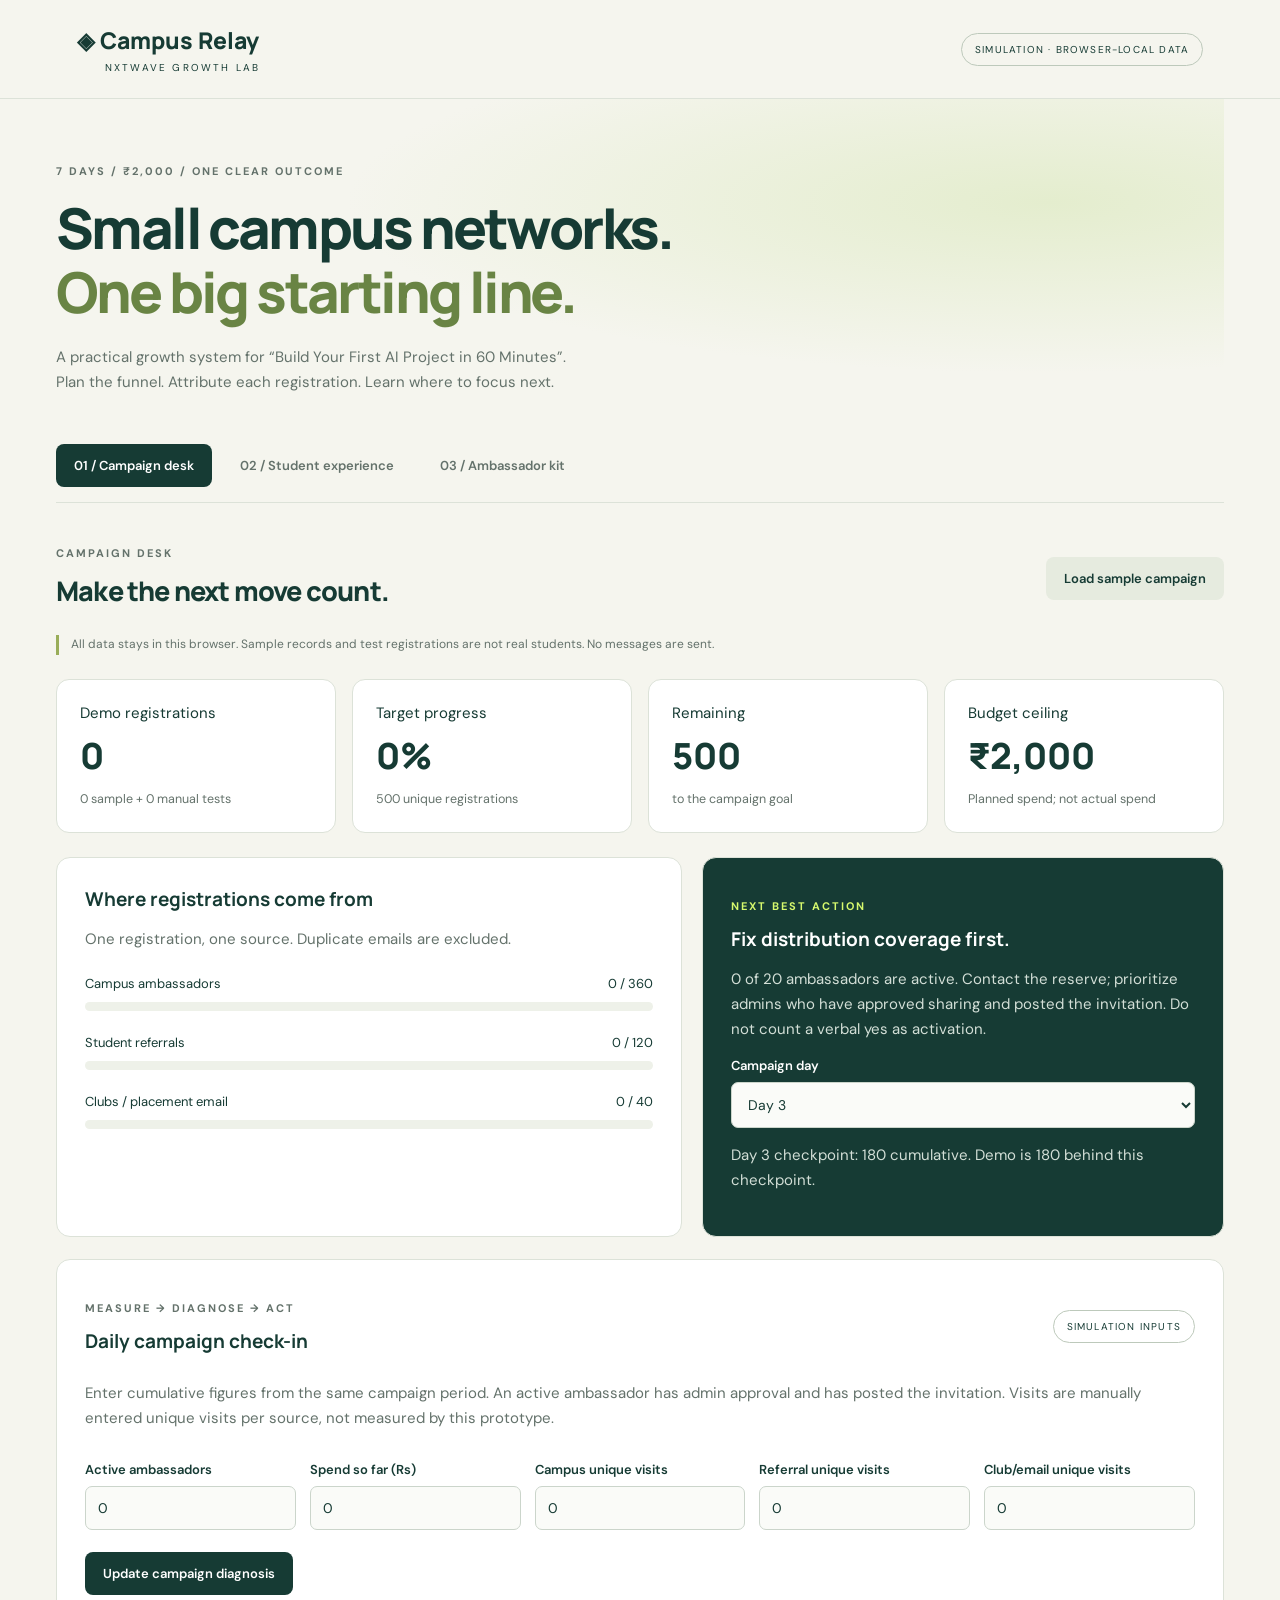
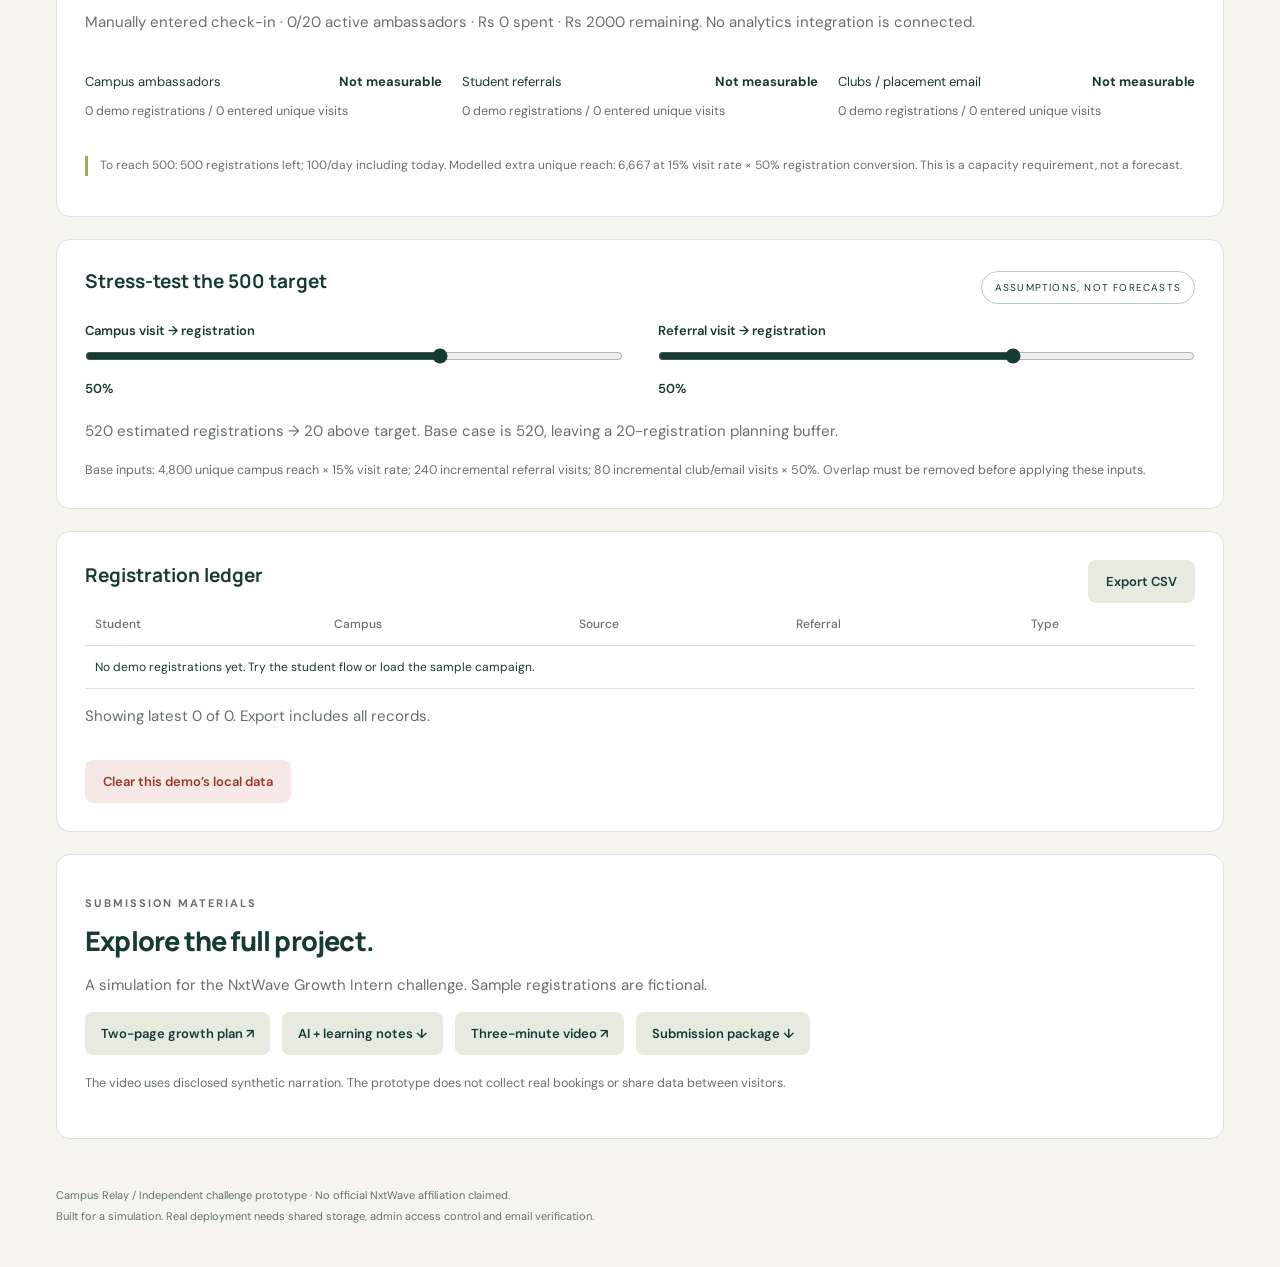
<file: public/index.html>
<!doctype html><html lang="en"><head><meta charset="UTF-8"><meta name="viewport" content="width=device-width,initial-scale=1"><meta name="description" content="Campus Relay: a working referral tracker and campaign decision tool for a seven-day student acquisition simulation."><title>Campus Relay • Growth Lab</title><link rel="stylesheet" href="style.css"></head><body>
<header><a class="brand" href="#">◈ Campus Relay<span>NXTWAVE GROWTH LAB</span></a><div class="badge">SIMULATION · BROWSER-LOCAL DATA</div></header>
<main><p id="appStatus" role="status" aria-live="polite"></p><div class="intro"><p class="eyebrow">7 DAYS / ₹2,000 / ONE CLEAR OUTCOME</p><h1>Small campus networks.<br><em>One big starting line.</em></h1><p>A practical growth system for “Build Your First AI Project in 60 Minutes”.<br>Plan the funnel. Attribute each registration. Learn where to focus next.</p></div>
<nav aria-label="Views"><button data-view="dashboard" class="active">01 / Campaign desk</button><button data-view="register">02 / Student experience</button><button data-view="toolkit">03 / Ambassador kit</button></nav>
<section id="dashboard"><div class="section-title"><div><p class="eyebrow">CAMPAIGN DESK</p><h2>Make the next move count.</h2></div><button id="seed" class="secondary">Load sample campaign</button></div><p class="notice">All data stays in this browser. Sample records and test registrations are not real students. No messages are sent.</p><div class="metrics" id="metrics"></div><div class="grid"><article><h3>Where registrations come from</h3><p>One registration, one source. Duplicate emails are excluded.</p><div id="channels"></div></article><article class="dark"><p class="eyebrow">NEXT BEST ACTION</p><h3 id="actionTitle"></h3><p id="action"></p><label for="day">Campaign day</label><select id="day"><option value="1">Day 1</option><option value="2">Day 2</option><option value="3" selected>Day 3</option><option value="4">Day 4</option><option value="5">Day 5</option><option value="6">Day 6</option><option value="7">Day 7</option></select><p id="pace"></p></article></div><article id="operations"><div class="section-title"><div><p class="eyebrow">MEASURE → DIAGNOSE → ACT</p><h3>Daily campaign check-in</h3></div><span class="badge">SIMULATION INPUTS</span></div><p>Enter cumulative figures from the same campaign period. An active ambassador has admin approval and has posted the invitation. Visits are manually entered unique visits per source, not measured by this prototype.</p><form id="opsForm"><div class="ops-fields"><label>Active ambassadors<input id="opsActive" type="number" min="0" max="20" step="1" value="0" required></label><label>Spend so far (Rs)<input id="opsSpend" type="number" min="0" max="2000" step="1" value="0" required></label><label>Campus unique visits<input id="opscampus" type="number" min="0" step="1" value="0" required></label><label>Referral unique visits<input id="opsreferral" type="number" min="0" step="1" value="0" required></label><label>Club/email unique visits<input id="opsclub" type="number" min="0" step="1" value="0" required></label></div><button type="submit">Update campaign diagnosis</button><p id="opsStatus" role="status" aria-live="polite"></p></form><p id="opsSummary"></p><div id="conversionRows" class="conversion-grid"></div><p id="recovery" class="notice"></p></article><article><div class="section-title"><h3>Stress-test the 500 target</h3><span class="badge">ASSUMPTIONS, NOT FORECASTS</span></div><div class="sliders"><label>Campus visit → registration <input id="campusRate" type="range" min="10" max="70" value="50"><output id="campusOut"></output></label><label>Referral visit → registration <input id="refRate" type="range" min="10" max="70" value="50"><output id="refOut"></output></label></div><p id="forecast"></p><small>Base inputs: 4,800 unique campus reach × 15% visit rate; 240 incremental referral visits; 80 incremental club/email visits × 50%. Overlap must be removed before applying these inputs.</small></article><article><div class="section-title"><h3>Registration ledger</h3><button id="export" class="secondary">Export CSV</button></div><div class="table-wrap"><table><thead><tr><th>Student</th><th>Campus</th><th>Source</th><th>Referral</th><th>Type</th></tr></thead><tbody id="ledger"></tbody></table></div><p id="ledgerNote"></p><button id="reset" class="danger">Clear this demo’s local data</button><div id="resetConfirm" hidden><p>Delete only Campus Relay sample and test records from this browser?</p><button id="confirmReset">Yes, clear records</button><button id="cancelReset" class="secondary">Cancel</button></div></article></section>
<section id="register" hidden><div class="grid"><article class="dark"><p class="eyebrow">FREE ONLINE WORKSHOP · PROPOSED CONCEPT</p><h2>Build something you<br>can explain in an interview.</h2><p>Build Your First AI Project in 60 Minutes</p><ul><li>Start with a guided AI study-planner template.</li><li>Customize it for a real student problem.</li><li>Leave with a demo and a README outline.</li></ul><p>For final-year engineering students with basic computer skills. Bring a laptop and internet. No prior AI experience assumed.</p><small>Project, platform and prerequisites need host validation. Workshop date and time are not yet announced. This prototype does not reserve a real seat.</small></article><article><p class="eyebrow">TRY THE REGISTRATION FLOW</p><h2>Your first project starts here.</h2><form id="form"><label>Name<input name="name" required maxlength="60" placeholder="Demo Student"></label><label>Email<input name="email" type="email" required maxlength="120" placeholder="student@example.com"></label><label>College<input name="college" required maxlength="100" placeholder="Example Engineering College"></label><label>Study year<select name="year" required><option value="">Select study year</option><option value="final">Final-year engineering</option><option value="other">Other</option></select></label><label>Source<select name="source" id="source"><option value="campus">Campus WhatsApp / ambassador</option><option value="referral">Student referral</option><option value="club">Club / placement email</option></select></label><label>Referral code (optional)<input name="ref" id="ref" maxlength="20" placeholder="CAMPUS01"></label><label class="check"><input type="checkbox" name="consent" required> I understand this is a local demo. Use fictional details; data stays in this browser until cleared.</label><button type="submit">Create demo registration ↗</button></form><div id="status" role="status" aria-live="polite"></div><div id="success" hidden><h3>You’re in the demo.</h3><p>No real workshop seat or reminder has been created.</p><label>Your referral link<input id="personalLink" readonly></label><button id="copyPersonal" class="secondary">Copy referral link</button><p>Open this link in the same browser profile to test a second student. The site is shareable, but demo records and student referral validation stay in each browser.</p></div></article></div></section>
<section id="toolkit" hidden><div class="section-title"><div><p class="eyebrow">AMBASSADOR KIT</p><h2>Make the invitation useful.</h2></div><span class="badge">DRAFT ONLY · NOTHING SENT</span></div><div class="grid"><article><h3>Build a tracked invitation</h3><label for="code">Ambassador code (3–20 letters or digits)</label><input id="code" value="CAMPUS01" maxlength="20"><label for="kitSource">Channel</label><select id="kitSource"><option value="campus">Campus WhatsApp</option><option value="club">Club / placement email</option></select><button id="generate">Generate draft</button><p id="kitStatus" role="status"></p><label for="invite">Message draft</label><textarea id="invite" rows="9" readonly></textarea><button id="copyInvite" class="secondary">Copy draft</button></article><article><h3>The 7-day operating rhythm</h3><ol class="timeline"><li><strong>Day 1 · Validate</strong>Interview 5 students; approach 60 campus contacts plus 10 reserves. Confirm host details.</li><li><strong>Day 2 · Activate</strong>Secure 20 opt-in ambassadors; run two message variants.</li><li><strong>Day 3 · Inspect</strong>Target 180 cumulative signups. Fix low conversion before expanding.</li><li><strong>Days 4–5 · Amplify</strong>Repeat winning copy in permitted groups; activate referrals.</li><li><strong>Day 6 · Recover</strong>Target 440. Ask approved backup clubs to close the measured gap.</li><li><strong>Day 7 · Close</strong>Target 500. Send opted-in reminders; audit duplicate registrations.</li></ol><p>Never scrape student numbers, spam groups, fabricate urgency or promise jobs. No incentive for raw signups.</p></article></div></section>
<article id="submission"><p class="eyebrow">SUBMISSION MATERIALS</p><h2>Explore the full project.</h2><p>A simulation for the NxtWave Growth Intern challenge. Sample registrations are fictional.</p><div class="downloads"><a href="downloads/Growth-Plan.pdf" target="_blank" rel="noopener">Two-page growth plan ↗</a><a href="downloads/AI-LEARNING-NOTES.md" download>AI + learning notes ↓</a><a href="downloads/Campus-Relay-Walkthrough.mp4" target="_blank" rel="noopener">Three-minute video ↗</a><a href="downloads/Submission-Package.zip" download>Submission package ↓</a></div><p><small>The video uses disclosed synthetic narration. The prototype does not collect real bookings or share data between visitors.</small></p></article><footer>Campus Relay / Independent challenge prototype · No official NxtWave affiliation claimed.<br>Built for a simulation. Real deployment needs shared storage, admin access control and email verification.</footer></main><script src="app.js"></script><script src="operations.js"></script></body></html>
</file>
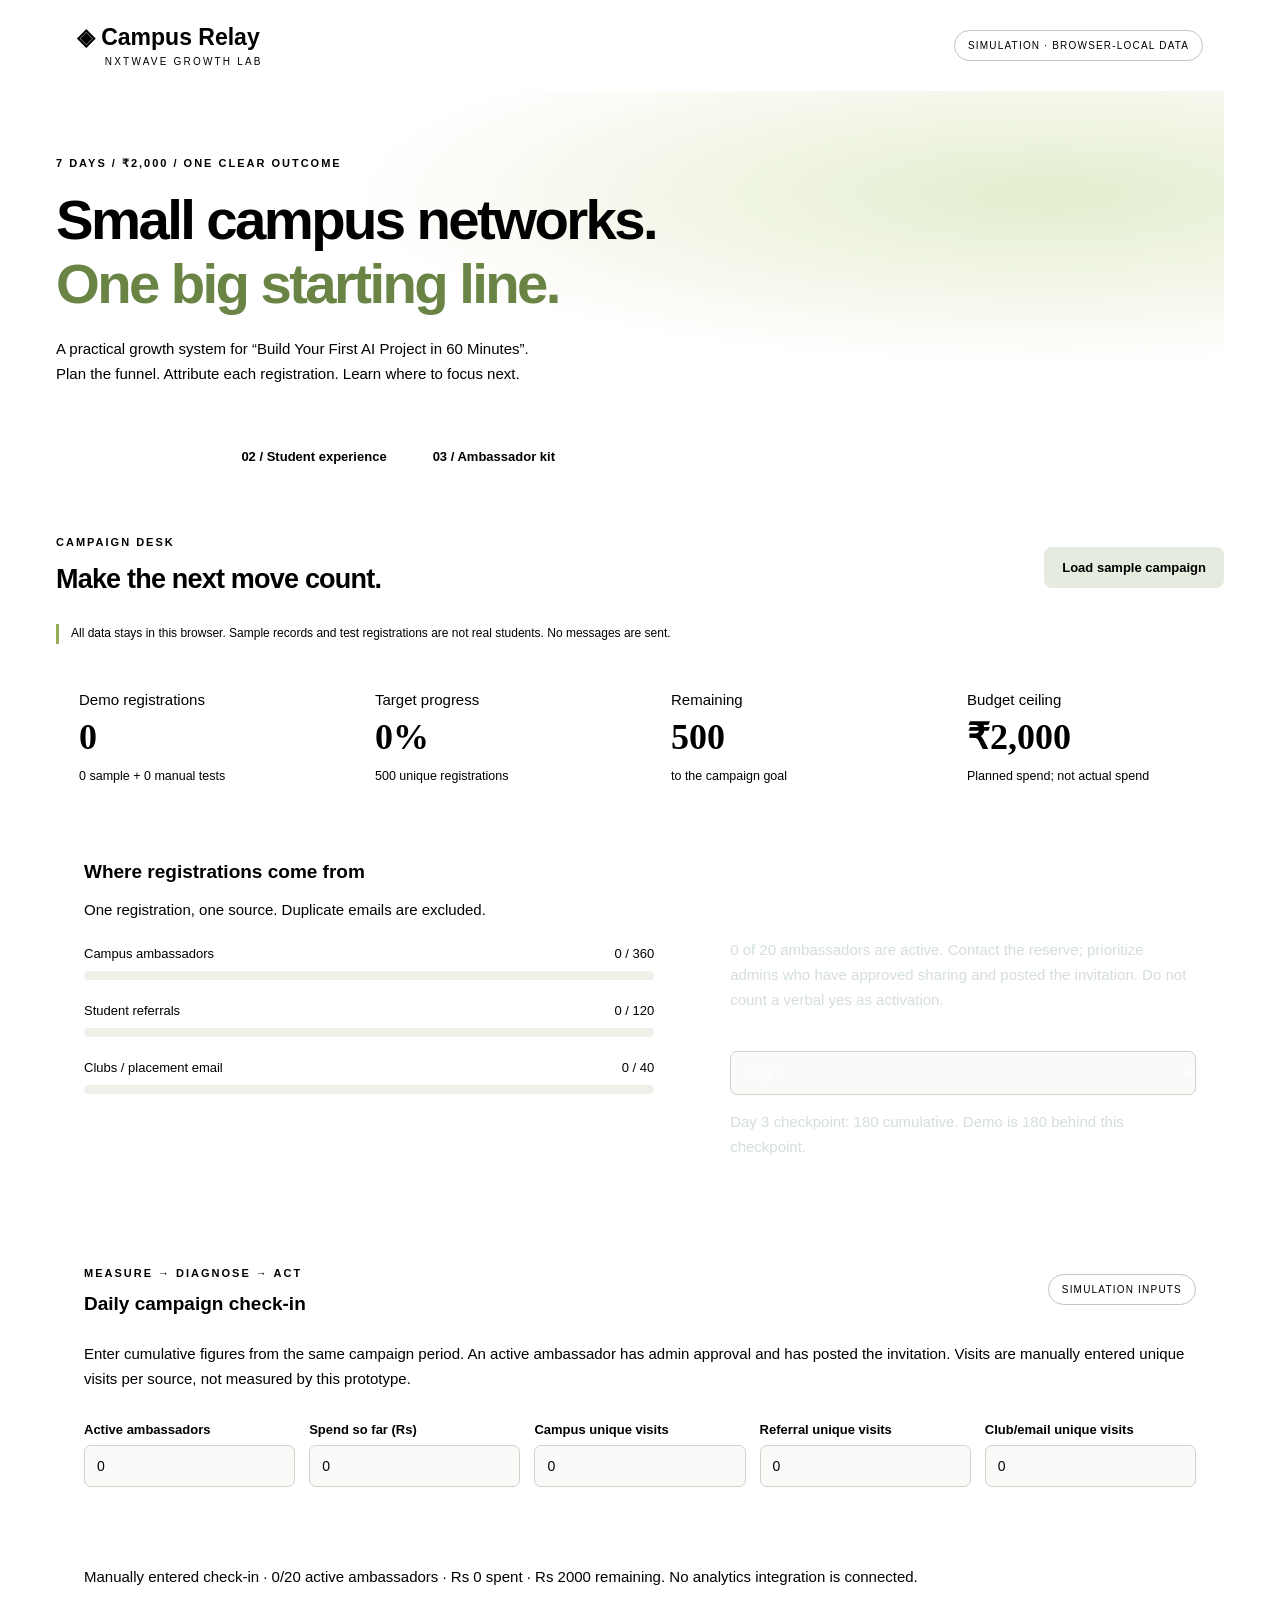
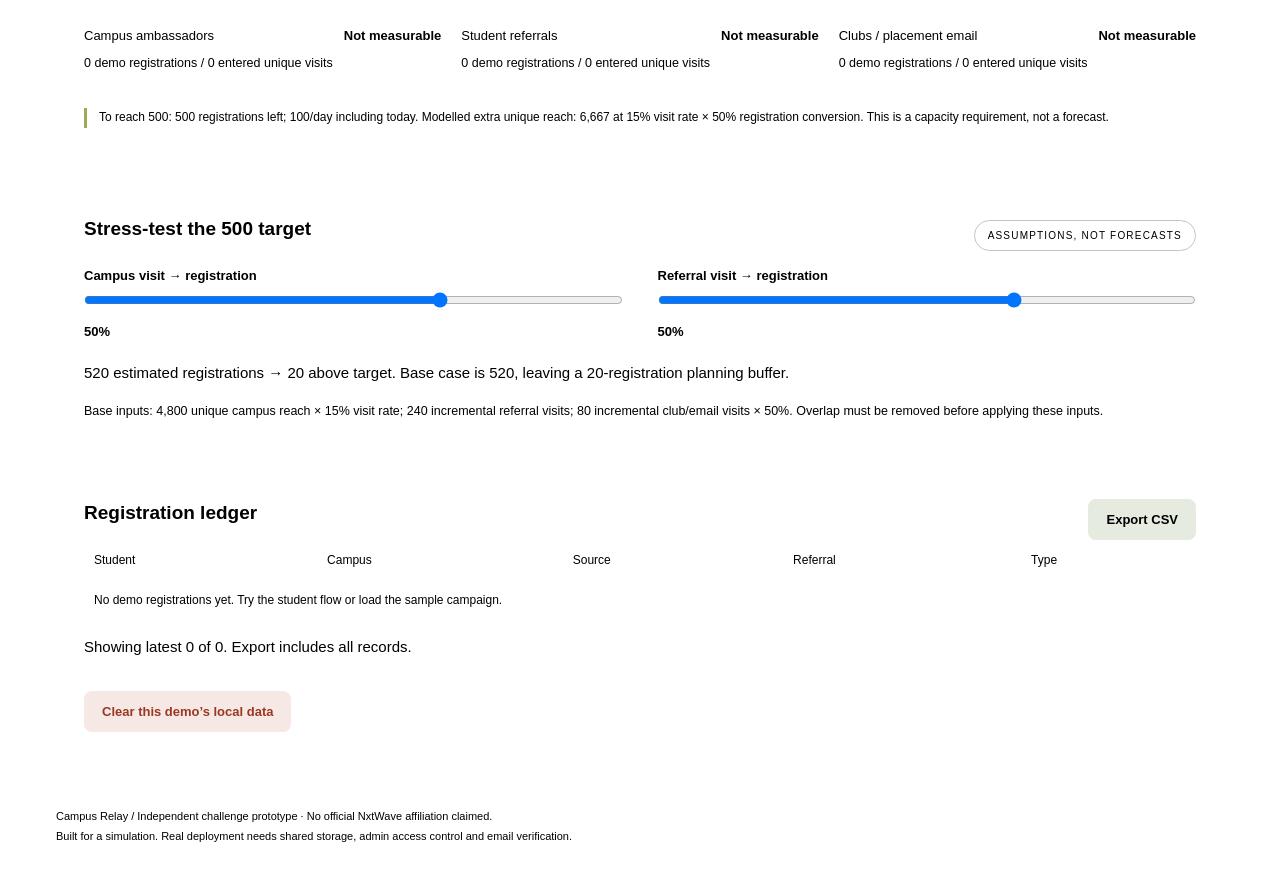
<file: public/downloads/Campus-Relay-Portable.html>
<!doctype html><html lang="en"><head><meta charset="UTF-8"><meta name="viewport" content="width=device-width,initial-scale=1"><meta name="description" content="Campus Relay: a working referral tracker and campaign decision tool for a seven-day student acquisition simulation."><title>Campus Relay • Growth Lab</title><style>500;600;700&family=Manrope:wght@400;600;700;800&display=swap');
:root{--ink:#163b34;--muted:#64726b;--paper:#f5f5ee;--line:#dce2d8;--green:#d7f96d}*{box-sizing:border-box}body{margin:0;background:var(--paper);color:var(--ink);font:15px 'DM Sans',Arial,sans-serif}header{display:flex;justify-content:space-between;align-items:center;padding:24px 6%;border-bottom:1px solid var(--line)}.brand{font:800 23px Manrope,Arial;color:var(--ink);text-decoration:none}.brand span{display:block;font:10px 'DM Sans',Arial;letter-spacing:2.2px;margin:5px 0 0 28px}.badge{font-size:10px;letter-spacing:1.2px;border:1px solid #bdc9bb;border-radius:30px;padding:9px 13px;white-space:nowrap}main{max-width:1240px;margin:auto;padding:0 36px}.intro{padding:52px 0 34px;background:radial-gradient(ellipse at 85% 30%,#e4edce,transparent 50%)}.eyebrow{font-size:11px;letter-spacing:2px;font-weight:700}h1{font:800 clamp(34px,4.4vw,60px)/1.13 Manrope,Arial;letter-spacing:-2.6px;margin:16px 0 22px}h1 em{font-style:normal;color:#698444}p{line-height:1.65;color:var(--muted)}nav{display:flex;gap:10px;border-bottom:1px solid var(--line);margin-bottom:30px;padding-bottom:15px}button{border:0;background:var(--ink);color:white;border-radius:8px;padding:13px 18px;font:600 13px 'DM Sans',Arial;cursor:pointer}button:hover{filter:brightness(1.13)}button:focus-visible,a:focus-visible{outline:3px solid #91aa43;outline-offset:3px}nav button{background:transparent;color:var(--muted)}nav .active{background:var(--ink);color:white}.section-title{display:flex;align-items:center;justify-content:space-between;gap:16px}h2{font:800 27px/1.3 Manrope,Arial;letter-spacing:-.8px;margin:8px 0 15px}h3{font:700 19px Manrope,Arial;margin:0 0 12px}.secondary{background:#e6ebdf;color:var(--ink)}.notice{font-size:12px;border-left:3px solid #99ad59;padding-left:12px}.metrics{display:grid;grid-template-columns:repeat(4,1fr);gap:16px;margin:24px 0}.metric{background:white;border:1px solid var(--line);border-radius:13px;padding:23px}.metric strong{display:block;font:800 36px Manrope;margin:8px 0}.metric small{color:var(--muted)}.grid{display:grid;grid-template-columns:1.2fr 1fr;gap:20px}article{background:white;border:1px solid var(--line);padding:28px;border-radius:14px;margin-bottom:22px}.dark{background:var(--ink);color:white}.dark p,.dark small{color:#d3dfd7}.dark .eyebrow{color:var(--green)}.dark li{margin-bottom:17px;line-height:1.6}.bar-row{margin:23px 0}.bar-label{display:flex;justify-content:space-between;margin-bottom:10px;font-size:13px}.track{height:9px;background:#eef1e9;border-radius:6px;overflow:hidden}.fill{height:100%;background:#9bbf49;border-radius:6px}.sliders{display:grid;grid-template-columns:1fr 1fr;gap:35px}.table-wrap{overflow:auto}table{width:100%;border-collapse:collapse;text-align:left;font-size:12px}th,td{padding:13px 10px;border-bottom:1px solid var(--line)}th{color:var(--muted);font-weight:500}label{display:block;font-size:13px;font-weight:600;margin:16px 0 7px}input,select,textarea{display:block;width:100%;padding:12px;border:1px solid #cbd5cb;background:#fafbf8;border-radius:7px;font:14px 'DM Sans',Arial;color:var(--ink);margin:8px 0 15px}input[type=range]{padding:0;accent-color:var(--ink)}input[type=checkbox]{width:auto;margin:3px 0}.check{display:flex;gap:10px;font-weight:400;line-height:1.5}.danger{background:#f6e9e5;color:#9b3823;margin-top:16px}small{line-height:1.6;color:var(--muted)}footer{padding:24px 0 40px;color:var(--muted);font-size:11px;line-height:1.9}.timeline{padding-left:22px}.timeline li{padding:0 0 20px 10px;color:var(--muted);line-height:1.5}.timeline strong{display:block;color:var(--ink);margin-bottom:5px}#status{padding-top:15px;font-weight:600}#success{border-top:1px solid var(--line);margin-top:20px;padding-top:20px}[hidden]{display:none!important}@media(max-width:700px){header{padding:20px}.badge{white-space:normal;font-size:9px}main{padding:0 18px}.intro{padding-top:30px}h1{letter-spacing:-1.5px}.grid,.sliders{grid-template-columns:1fr}.metrics{grid-template-columns:1fr 1fr}.metric{padding:16px}.metric strong{font-size:28px}nav{gap:1px}nav button{padding:10px;font-size:11px}article{padding:21px}.section-title{align-items:flex-start;flex-wrap:wrap}}

.ops-fields{display:grid;grid-template-columns:repeat(5,1fr);gap:14px}.conversion-grid{display:grid;grid-template-columns:repeat(3,1fr);gap:20px}@media(max-width:800px){.ops-fields{grid-template-columns:1fr 1fr}.conversion-grid{grid-template-columns:1fr}}

.downloads{display:flex;gap:12px;flex-wrap:wrap}.downloads a{background:#e6ebdf;color:#163b34;border-radius:8px;padding:13px 16px;text-decoration:none;font-weight:600;font-size:13px}.downloads a:hover{background:#d7f96d}

#appStatus:empty{display:none}#appStatus:not(:empty){padding:14px 18px;background:#fff2d5;border-left:3px solid #9c6b16;border-radius:6px}
</style></head><body>
<header><a class="brand" href="#">◈ Campus Relay<span>NXTWAVE GROWTH LAB</span></a><div class="badge">SIMULATION · BROWSER-LOCAL DATA</div></header>
<main><p id="appStatus" role="status" aria-live="polite"></p><div class="intro"><p class="eyebrow">7 DAYS / ₹2,000 / ONE CLEAR OUTCOME</p><h1>Small campus networks.<br><em>One big starting line.</em></h1><p>A practical growth system for “Build Your First AI Project in 60 Minutes”.<br>Plan the funnel. Attribute each registration. Learn where to focus next.</p></div>
<nav aria-label="Views"><button data-view="dashboard" class="active">01 / Campaign desk</button><button data-view="register">02 / Student experience</button><button data-view="toolkit">03 / Ambassador kit</button></nav>
<section id="dashboard"><div class="section-title"><div><p class="eyebrow">CAMPAIGN DESK</p><h2>Make the next move count.</h2></div><button id="seed" class="secondary">Load sample campaign</button></div><p class="notice">All data stays in this browser. Sample records and test registrations are not real students. No messages are sent.</p><div class="metrics" id="metrics"></div><div class="grid"><article><h3>Where registrations come from</h3><p>One registration, one source. Duplicate emails are excluded.</p><div id="channels"></div></article><article class="dark"><p class="eyebrow">NEXT BEST ACTION</p><h3 id="actionTitle"></h3><p id="action"></p><label for="day">Campaign day</label><select id="day"><option value="1">Day 1</option><option value="2">Day 2</option><option value="3" selected>Day 3</option><option value="4">Day 4</option><option value="5">Day 5</option><option value="6">Day 6</option><option value="7">Day 7</option></select><p id="pace"></p></article></div><article id="operations"><div class="section-title"><div><p class="eyebrow">MEASURE → DIAGNOSE → ACT</p><h3>Daily campaign check-in</h3></div><span class="badge">SIMULATION INPUTS</span></div><p>Enter cumulative figures from the same campaign period. An active ambassador has admin approval and has posted the invitation. Visits are manually entered unique visits per source, not measured by this prototype.</p><form id="opsForm"><div class="ops-fields"><label>Active ambassadors<input id="opsActive" type="number" min="0" max="20" step="1" value="0" required></label><label>Spend so far (Rs)<input id="opsSpend" type="number" min="0" max="2000" step="1" value="0" required></label><label>Campus unique visits<input id="opscampus" type="number" min="0" step="1" value="0" required></label><label>Referral unique visits<input id="opsreferral" type="number" min="0" step="1" value="0" required></label><label>Club/email unique visits<input id="opsclub" type="number" min="0" step="1" value="0" required></label></div><button type="submit">Update campaign diagnosis</button><p id="opsStatus" role="status" aria-live="polite"></p></form><p id="opsSummary"></p><div id="conversionRows" class="conversion-grid"></div><p id="recovery" class="notice"></p></article><article><div class="section-title"><h3>Stress-test the 500 target</h3><span class="badge">ASSUMPTIONS, NOT FORECASTS</span></div><div class="sliders"><label>Campus visit → registration <input id="campusRate" type="range" min="10" max="70" value="50"><output id="campusOut"></output></label><label>Referral visit → registration <input id="refRate" type="range" min="10" max="70" value="50"><output id="refOut"></output></label></div><p id="forecast"></p><small>Base inputs: 4,800 unique campus reach × 15% visit rate; 240 incremental referral visits; 80 incremental club/email visits × 50%. Overlap must be removed before applying these inputs.</small></article><article><div class="section-title"><h3>Registration ledger</h3><button id="export" class="secondary">Export CSV</button></div><div class="table-wrap"><table><thead><tr><th>Student</th><th>Campus</th><th>Source</th><th>Referral</th><th>Type</th></tr></thead><tbody id="ledger"></tbody></table></div><p id="ledgerNote"></p><button id="reset" class="danger">Clear this demo’s local data</button><div id="resetConfirm" hidden><p>Delete only Campus Relay sample and test records from this browser?</p><button id="confirmReset">Yes, clear records</button><button id="cancelReset" class="secondary">Cancel</button></div></article></section>
<section id="register" hidden><div class="grid"><article class="dark"><p class="eyebrow">FREE ONLINE WORKSHOP · PROPOSED CONCEPT</p><h2>Build something you<br>can explain in an interview.</h2><p>Build Your First AI Project in 60 Minutes</p><ul><li>Start with a guided AI study-planner template.</li><li>Customize it for a real student problem.</li><li>Leave with a demo and a README outline.</li></ul><p>For final-year engineering students with basic computer skills. Bring a laptop and internet. No prior AI experience assumed.</p><small>Project, platform and prerequisites need host validation. Workshop date and time are not yet announced. This prototype does not reserve a real seat.</small></article><article><p class="eyebrow">TRY THE REGISTRATION FLOW</p><h2>Your first project starts here.</h2><form id="form"><label>Name<input name="name" required maxlength="60" placeholder="Demo Student"></label><label>Email<input name="email" type="email" required maxlength="120" placeholder="student@example.com"></label><label>College<input name="college" required maxlength="100" placeholder="Example Engineering College"></label><label>Study year<select name="year" required><option value="">Select study year</option><option value="final">Final-year engineering</option><option value="other">Other</option></select></label><label>Source<select name="source" id="source"><option value="campus">Campus WhatsApp / ambassador</option><option value="referral">Student referral</option><option value="club">Club / placement email</option></select></label><label>Referral code (optional)<input name="ref" id="ref" maxlength="20" placeholder="CAMPUS01"></label><label class="check"><input type="checkbox" name="consent" required> I understand this is a local demo. Use fictional details; data stays in this browser until cleared.</label><button type="submit">Create demo registration ↗</button></form><div id="status" role="status" aria-live="polite"></div><div id="success" hidden><h3>You’re in the demo.</h3><p>No real workshop seat or reminder has been created.</p><label>Your referral link<input id="personalLink" readonly></label><button id="copyPersonal" class="secondary">Copy referral link</button><p>Open this link in the same browser profile to test a second student. The site is shareable, but demo records and student referral validation stay in each browser.</p></div></article></div></section>
<section id="toolkit" hidden><div class="section-title"><div><p class="eyebrow">AMBASSADOR KIT</p><h2>Make the invitation useful.</h2></div><span class="badge">DRAFT ONLY · NOTHING SENT</span></div><div class="grid"><article><h3>Build a tracked invitation</h3><label for="code">Ambassador code (3–20 letters or digits)</label><input id="code" value="CAMPUS01" maxlength="20"><label for="kitSource">Channel</label><select id="kitSource"><option value="campus">Campus WhatsApp</option><option value="club">Club / placement email</option></select><button id="generate">Generate draft</button><p id="kitStatus" role="status"></p><label for="invite">Message draft</label><textarea id="invite" rows="9" readonly></textarea><button id="copyInvite" class="secondary">Copy draft</button></article><article><h3>The 7-day operating rhythm</h3><ol class="timeline"><li><strong>Day 1 · Validate</strong>Interview 5 students; approach 60 campus contacts plus 10 reserves. Confirm host details.</li><li><strong>Day 2 · Activate</strong>Secure 20 opt-in ambassadors; run two message variants.</li><li><strong>Day 3 · Inspect</strong>Target 180 cumulative signups. Fix low conversion before expanding.</li><li><strong>Days 4–5 · Amplify</strong>Repeat winning copy in permitted groups; activate referrals.</li><li><strong>Day 6 · Recover</strong>Target 440. Ask approved backup clubs to close the measured gap.</li><li><strong>Day 7 · Close</strong>Target 500. Send opted-in reminders; audit duplicate registrations.</li></ol><p>Never scrape student numbers, spam groups, fabricate urgency or promise jobs. No incentive for raw signups.</p></article></div></section>
<footer>Campus Relay / Independent challenge prototype · No official NxtWave affiliation claimed.<br>Built for a simulation. Real deployment needs shared storage, admin access control and email verification.</footer></main><script>const KEY = 'campus-relay-portable-v1';
const channels = {
  campus: { label: 'Campus ambassadors', target: 360 },
  referral: { label: 'Student referrals', target: 120 },
  club: { label: 'Clubs / placement email', target: 40 }
};
const $ = id => document.getElementById(id);
const escapeHTML = value => String(value).replace(/[&<>"']/g, c => ({'&':'&amp;','<':'&lt;','>':'&gt;','"':'&quot;',"'":'&#39;'}[c]));
function report(message) { $('appStatus').textContent = message; }
function readRecords() {
  const raw = localStorage.getItem(KEY);
  if (!raw) return [];
  const parsed = JSON.parse(raw);
  if (!Array.isArray(parsed)) throw new Error('Invalid saved campaign');
  const emails = new Set(), codes = new Set();
  return parsed.map(r => {
    if (!r || !['name','email','college','source','ref','code','created'].every(k => typeof r[k] === 'string') ||
        !r.name.trim() || !r.college.trim() || !/^[^\s@]+@[^\s@]+\.[^\s@]+$/.test(r.email.trim()) ||
        !Object.hasOwn(channels, r.source) || !/^[A-Z0-9]{3,20}$/.test(r.code) || typeof r.sample !== 'boolean') {
      throw new Error('Invalid saved registration');
    }
    const email = r.email.trim().toLowerCase();
    if (emails.has(email) || codes.has(r.code)) throw new Error('Duplicate saved registration');
    emails.add(email); codes.add(r.code);
    return {...r, email};
  });
}
let records = [];
try { records = readRecords(); }
catch { report('Saved data could not be read. Existing storage was left untouched. Clear this demo’s local data to start again, or enable browser storage.'); }
function refreshRecords() {
  try { records = readRecords(); return true; }
  catch { report('Cannot read saved data. No changes were made. Clear the demo data or enable browser storage.'); return false; }
}
function save(next) {
  try { localStorage.setItem(KEY, JSON.stringify(next)); }
  catch { report('Browser storage is unavailable or full. No changes were saved.'); return false; }
  records = next;
  report('');
  render();
  return true;
}
function show(view) {
  for (const id of ['dashboard','register','toolkit']) $(id).hidden = id !== view;
  document.querySelectorAll('nav button').forEach(b => {
    b.classList.toggle('active', b.dataset.view === view);
    b.setAttribute('aria-pressed', String(b.dataset.view === view));
  });
}
document.querySelectorAll('nav button').forEach(b => b.onclick = () => show(b.dataset.view));
function render() {
  const total = records.length, samples = records.filter(r => r.sample).length;
  const day = +$('day').value, target = [40,100,180,280,370,440,500][day - 1];
  $('metrics').innerHTML = [
    ['Demo registrations',total,`${samples} sample + ${total-samples} manual tests`],
    ['Target progress',Math.round(total/500*100)+'%','500 unique registrations'],
    ['Remaining',Math.max(0,500-total),'to the campaign goal'],
    ['Budget ceiling','₹2,000','Planned spend; not actual spend']
  ].map(([label,note,detail]) => `<div class="metric">${label}<strong>${note}</strong><small>${detail}</small></div>`).join('');
  $('channels').innerHTML = Object.entries(channels).map(([key,c]) => {
    const n = records.filter(r => r.source === key).length;
    return `<div class="bar-row"><div class="bar-label"><span>${c.label}</span><span>${n} / ${c.target}</span></div><div class="track"><div class="fill" style="width:${Math.min(100,n/c.target*100)}%"></div></div></div>`;
  }).join('');
  $('pace').textContent = `Day ${day} checkpoint: ${target} cumulative. Demo is ${Math.abs(total-target)} ${total<target?'behind':'ahead of'} this checkpoint.`;
  $('ledger').innerHTML = records.slice(-12).reverse().map(r => `<tr><td>${escapeHTML(r.name)}</td><td>${escapeHTML(r.college)}</td><td>${escapeHTML(channels[r.source].label)}</td><td>${escapeHTML(r.ref || 'Direct')}</td><td>${r.sample?'Sample':'Manual test'}</td></tr>`).join('') || '<tr><td colspan="5">No demo registrations yet. Try the student flow or load the sample campaign.</td></tr>';
  $('ledgerNote').textContent = `Showing latest ${Math.min(12,total)} of ${total}. Export includes all records.`;
}
$('day').onchange = render;
$('seed').onclick = () => {
  if (!refreshRecords()) return false;
  if (records.some(r => r.sample)) { report('Sample campaign already loaded. Clear demo data to restart.'); return false; }
  const samples = Array.from({length:180}, (_,i) => ({
    name:`Sample student ${i+1}`, email:`sample${i+1}@example.invalid`, college:`Demo Campus ${i%20+1}`,
    source:i<130?'campus':i<165?'referral':'club', ref:i<130?`CAMPUS${String(i%20+1).padStart(2,'0')}`:'',
    code:`S${String(i+1).padStart(5,'0')}`, sample:true, created:new Date().toISOString()
  }));
  if (samples.some(s => records.some(r => r.email===s.email || r.code===s.code))) {
    report('Sample identifiers conflict with existing test records. Export your records, then clear the demo before loading samples.'); return false;
  }
  return save([...records,...samples]);
};
function forecast() {
  const a=+$('campusRate').value, b=+$('refRate').value, n=Math.round(720*a/100+240*b/100+40);
  $('campusOut').textContent=a+'%'; $('refOut').textContent=b+'%';
  $('forecast').textContent=`${n} estimated registrations → ${n>=500?`${n-500} above`:`${500-n} below`} target. Base case is 520, leaving a 20-registration planning buffer.`;
}
$('campusRate').oninput=forecast; $('refRate').oninput=forecast;
function link(source,ref) {
  const u=new URL(location.href); u.search=''; u.hash=''; u.searchParams.set('source',source); u.searchParams.set('ref',ref); return u.href;
}
const params = new URLSearchParams(location.search);
function restoreAttribution() {
  $('source').value = Object.hasOwn(channels,params.get('source')) ? params.get('source') : 'campus';
  $('ref').value = params.get('ref') || '';
}
$('form').onsubmit = e => {
  e.preventDefault();
  if (!e.target.reportValidity()) return;
  $('success').hidden=true;
  if (!refreshRecords()) { $('status').textContent='Saved campaign could not be read. No registration was added.'; return; }
  const d=new FormData(e.target), email=String(d.get('email')||'').trim().toLowerCase();
  const name=String(d.get('name')||'').trim(), college=String(d.get('college')||'').trim();
  const ref=String(d.get('ref')||'').trim().toUpperCase(), source=d.get('source');
  let error='';
  if (!name || !college || name.length>60 || college.length>100) error='Please enter a valid name and college.';
  else if (!/^[^\s@]+@[^\s@]+\.[^\s@]+$/.test(email) || email.length>120) error='Please enter a valid email address.';
  else if (d.get('year')!=='final') error='This campaign counts only final-year engineering students.';
  else if (!d.get('consent')) error='Please confirm that you understand this is a demo.';
  else if (!Object.hasOwn(channels,source)) error='Please choose a valid source.';
  else if (records.some(r=>r.email===email)) error='This email is already registered in this browser. No duplicate counted.';
  else if (ref && !/^[A-Z0-9]{3,20}$/.test(ref)) error='Use a referral code with 3–20 letters or digits.';
  else if (source==='referral' && (!ref || !records.some(r=>r.code===ref))) error='Student referral codes must belong to an existing registration in this browser.';
  if (error) { $('status').textContent=error; return; }
  let code;
  do { code='R'+crypto.randomUUID().replace(/-/g,'').slice(0,10).toUpperCase(); } while (records.some(r=>r.code===code));
  if (!save([...records,{name,email,college,source,ref,code,sample:false,created:new Date().toISOString()}])) {
    $('status').textContent='Browser storage is unavailable. Registration was not saved.'; return;
  }
  $('status').textContent='Demo registration saved successfully.';
  $('personalLink').value=link('referral',code); $('copyPersonal').textContent='Copy referral link'; $('success').hidden=false;
  e.target.reset(); restoreAttribution();
};
async function copy(value,id) {
  try { await navigator.clipboard.writeText(value); $(id).textContent='Copied'; }
  catch { $(id).textContent='Select the text and copy manually'; }
}
$('copyPersonal').onclick=()=>copy($('personalLink').value,'copyPersonal');
$('generate').onclick=()=>{
  const code=$('code').value.trim().toUpperCase();
  if (!/^[A-Z0-9]{3,20}$/.test(code)) { $('kitStatus').textContent='Use 3–20 letters or digits.'; return; }
  $('kitStatus').textContent='Draft ready. Confirm workshop details before any real distribution.';
  $('copyInvite').textContent='Copy draft';
  $('invite').value=`Final-year engineering students: want a first AI project you can explain in an interview?\n\nProposed free workshop: Build Your First AI Project in 60 Minutes. Follow a guided AI study-planner template and personalize it. Bring a laptop and internet; no prior AI experience assumed.\n\nDate/time: to be confirmed by the host.\nTry the registration demo: ${link($('kitSource').value,code)}\n\nSIMULATION: no real seat booking. This is a browser-local prototype; no shared student database is connected. Share only in groups where the admin has agreed.`;
};
$('copyInvite').onclick=()=>copy($('invite').value,'copyInvite');
function csvCell(v) { let s=String(v??''); if (/^[=+@\-\t\r\n]/.test(s)) s="'"+s; return '"'+s.replace(/"/g,'""')+'"'; }
$('export').onclick=()=>{
  if (!refreshRecords()) return;
  render();
  const fields=['name','email','college','source','ref','code','sample','created'];
  const csv=[fields.join(','),...records.map(r=>fields.map(f=>csvCell(r[f])).join(','))].join('\r\n');
  const a=document.createElement('a'); a.href=URL.createObjectURL(new Blob(['\ufeff'+csv],{type:'text/csv;charset=utf-8'}));
  a.download='campus-relay-demo.csv'; a.click(); setTimeout(()=>URL.revokeObjectURL(a.href),1000);
};
$('reset').onclick=()=>$('resetConfirm').hidden=false;
$('cancelReset').onclick=()=>$('resetConfirm').hidden=true;
$('confirmReset').onclick=()=>{
  if (!save([])) return false;
  $('resetConfirm').hidden=true; $('success').hidden=true; $('personalLink').value=''; $('status').textContent='Demo records cleared.';
  return true;
};
window.addEventListener('storage', e=>{
  if (e.key===KEY || e.key===null) { if (refreshRecords()) render(); }
});
restoreAttribution();
show(Object.hasOwn(channels,params.get('source'))?'register':'dashboard');
render(); forecast(); $('generate').click();
</script><script>(function () {
  'use strict';
  const checkpoints = [40, 100, 180, 280, 370, 440, 500];
  function assess(input) {
    const day = Number(input.day), total = Number(input.total);
    const remaining = Math.max(0, 500 - total), days = 8 - day;
    const rates = Object.fromEntries(['campus', 'referral', 'club'].map(k => [k,
      input.visits[k] > 0 && input.visits[k] >= input.counts[k] ? input.counts[k] / input.visits[k] : null]));
    const result = {remaining, checkpoint: checkpoints[day - 1], daily: Math.ceil(remaining / days),
      extraReach: Math.ceil(remaining / (0.15 * 0.5)), rates, budgetLeft: 2000 - input.spend};
    if (total >= 500) return {...result, title: 'Audit the goal before celebrating.', action: 'Check unique eligible registrations and source attribution. Attendance is a separate downstream metric.'};
    if (input.spend >= 2000) return {...result, title: 'Budget limit reached.', action: 'Stop new spending. Use approved organic follow-ups and inspect conversion; the contingency is already included in the Rs 2,000 cap.'};
    if (day >= 3 && input.active < 12) return {...result, title: 'Fix distribution coverage first.', action: `${input.active} of 20 ambassadors are active. Contact the reserve; prioritize admins who have approved sharing and posted the invitation. Do not count a verbal yes as activation.`};
    if (Object.entries(rates).some(([k,v]) => v === null && input.counts[k] > 0) ||
        !Object.values(rates).some(v => v !== null)) return {...result, title: 'Complete the measurement before deciding.', action: 'Enter cumulative unique visits for every channel with activity. Missing visits or visits below registrations cannot support a conversion claim.'};
    const low = Object.entries(rates).filter(([,v]) => v !== null && v < 0.35).sort((a,b)=>a[1]-b[1]);
    if (low.length) return {...result, title: 'Fix the weakest conversion path.', action: `${low[0][0]} converts at ${(low[0][1]*100).toFixed(1)}%. Check project proof, date/time clarity and form friction. Test revised copy before adding more reach; rates below 35% are a diagnostic trigger, not a universal benchmark.`};
    if (day >= 6 && total < checkpoints[day-1]) return {...result, title: 'Quantify the recovery before expanding.', action: `Need ${remaining} more registrations, or ${result.daily} per day including today. At the planning rates of 15% visits and 50% conversion, that needs about ${result.extraReach.toLocaleString()} additional unique people reached. Check access with backup clubs; if unavailable, report the miss.`};
    return {...result, title: 'Keep the best invitation moving.', action: 'Use one permitted reminder and invite two suitable friends per sharer. Keep audiences incremental and preserve first successful registration attribution.'};
  }
  if (typeof module !== 'undefined' && module.exports) module.exports = {assess};
  if (typeof document === 'undefined') return;
  const key = KEY + '-operations';
  let state = {active: 0, spend: 0, visits: {campus: 0, referral: 0, club: 0}, sample: false};
  try {
    const saved=JSON.parse(localStorage.getItem(key));
    if(saved && Number.isInteger(saved.active) && saved.active>=0 && saved.active<=20 &&
       Number.isFinite(saved.spend) && saved.spend>=0 && saved.spend<=2000 &&
       ['campus','referral','club'].every(k=>Number.isInteger(saved.visits?.[k])&&saved.visits[k]>=0)) state=saved;
  } catch {}
  function populate() {
    $('opsActive').value=state.active; $('opsSpend').value=state.spend;
    for(const k of ['campus','referral','club']) $('ops'+k).value=state.visits[k];
  }
  function update() {
    const counts=Object.fromEntries(['campus','referral','club'].map(k=>[k,records.filter(r=>r.source===k).length]));
    const answer=assess({day:+$('day').value,total:records.length,counts,...state});
    $('actionTitle').textContent=answer.title; $('action').textContent=answer.action;
    $('opsSummary').textContent=`${state.sample?'Sample check-in':'Manually entered check-in'} · ${state.active}/20 active ambassadors · Rs ${state.spend} spent · Rs ${answer.budgetLeft} remaining. No analytics integration is connected.`;
    $('conversionRows').innerHTML=Object.entries(answer.rates).map(([k,v])=>`<div class="bar-row"><div class="bar-label"><span>${channels[k].label}</span><strong>${v===null?'Not measurable':(v*100).toFixed(1)+'%'}</strong></div><small>${counts[k]} demo registrations / ${state.visits[k]} entered unique visits</small></div>`).join('');
    $('recovery').textContent=`To reach 500: ${answer.remaining} registrations left; ${answer.daily}/day including today. Modelled extra unique reach: ${answer.extraReach.toLocaleString()} at 15% visit rate × 50% registration conversion. This is a capacity requirement, not a forecast.`;
  }
  const baseRender=render;
  render=function(){baseRender();update();};
  $('day').onchange=render;
  $('opsForm').onsubmit=e=>{
    e.preventDefault();
    const next={active:+$('opsActive').value,spend:+$('opsSpend').value,visits:{},sample:false};
    if(!Number.isInteger(next.active)||next.active<0||next.active>20||!Number.isFinite(next.spend)||next.spend<0||next.spend>2000){$('opsStatus').textContent='Use 0–20 active ambassadors and spend from Rs 0 to Rs 2,000.';return;}
    for(const k of ['campus','referral','club']) {
      const n=+$('ops'+k).value, count=records.filter(r=>r.source===k).length;
      if(!Number.isInteger(n)||n<0||n<count){$('opsStatus').textContent=`${channels[k].label}: visits must be a whole number at least as large as its ${count} registrations.`;return;}
      next.visits[k]=n;
    }
    try{localStorage.setItem(key,JSON.stringify(next));state=next;render();$('opsStatus').textContent='Campaign check-in saved. Recommendation updated.';}catch{$('opsStatus').textContent='Storage unavailable; check-in was not saved.';}
  };
  const seed=$('seed').onclick;
  $('seed').onclick=()=>{
    if (!seed()) return;
    const next={active:12,spend:350,visits:{campus:300,referral:85,club:35},sample:true};
    for(const k of ['campus','referral','club']) next.visits[k]=Math.max(next.visits[k],records.filter(r=>r.source===k).length);
    try {localStorage.setItem(key,JSON.stringify(next));state=next;populate();render();}
    catch {$('opsStatus').textContent='Sample registrations saved, but check-in storage failed. Enter and save the check-in separately.';}
  };
  const reset=$('confirmReset').onclick;
  $('confirmReset').onclick=()=>{
    if (!reset()) return;
    try {localStorage.removeItem(key);state={active:0,spend:0,visits:{campus:0,referral:0,club:0},sample:false};populate();render();$('opsStatus').textContent='Campaign check-in cleared.';}
    catch {$('opsStatus').textContent='Registrations cleared, but saved check-in could not be removed. Please retry clearing the demo.';}
  };
  populate();update();
})();
</script></body></html>
</file>
<file: public/style.css>
@import url('https://fonts.googleapis.com/css2?family=DM+Sans:wght@400;500;600;700&family=Manrope:wght@400;600;700;800&display=swap');
:root{--ink:#163b34;--muted:#64726b;--paper:#f5f5ee;--line:#dce2d8;--green:#d7f96d}*{box-sizing:border-box}body{margin:0;background:var(--paper);color:var(--ink);font:15px 'DM Sans',Arial,sans-serif}header{display:flex;justify-content:space-between;align-items:center;padding:24px 6%;border-bottom:1px solid var(--line)}.brand{font:800 23px Manrope,Arial;color:var(--ink);text-decoration:none}.brand span{display:block;font:10px 'DM Sans',Arial;letter-spacing:2.2px;margin:5px 0 0 28px}.badge{font-size:10px;letter-spacing:1.2px;border:1px solid #bdc9bb;border-radius:30px;padding:9px 13px;white-space:nowrap}main{max-width:1240px;margin:auto;padding:0 36px}.intro{padding:52px 0 34px;background:radial-gradient(ellipse at 85% 30%,#e4edce,transparent 50%)}.eyebrow{font-size:11px;letter-spacing:2px;font-weight:700}h1{font:800 clamp(34px,4.4vw,60px)/1.13 Manrope,Arial;letter-spacing:-2.6px;margin:16px 0 22px}h1 em{font-style:normal;color:#698444}p{line-height:1.65;color:var(--muted)}nav{display:flex;gap:10px;border-bottom:1px solid var(--line);margin-bottom:30px;padding-bottom:15px}button{border:0;background:var(--ink);color:white;border-radius:8px;padding:13px 18px;font:600 13px 'DM Sans',Arial;cursor:pointer}button:hover{filter:brightness(1.13)}button:focus-visible,a:focus-visible{outline:3px solid #91aa43;outline-offset:3px}nav button{background:transparent;color:var(--muted)}nav .active{background:var(--ink);color:white}.section-title{display:flex;align-items:center;justify-content:space-between;gap:16px}h2{font:800 27px/1.3 Manrope,Arial;letter-spacing:-.8px;margin:8px 0 15px}h3{font:700 19px Manrope,Arial;margin:0 0 12px}.secondary{background:#e6ebdf;color:var(--ink)}.notice{font-size:12px;border-left:3px solid #99ad59;padding-left:12px}.metrics{display:grid;grid-template-columns:repeat(4,1fr);gap:16px;margin:24px 0}.metric{background:white;border:1px solid var(--line);border-radius:13px;padding:23px}.metric strong{display:block;font:800 36px Manrope;margin:8px 0}.metric small{color:var(--muted)}.grid{display:grid;grid-template-columns:1.2fr 1fr;gap:20px}article{background:white;border:1px solid var(--line);padding:28px;border-radius:14px;margin-bottom:22px}.dark{background:var(--ink);color:white}.dark p,.dark small{color:#d3dfd7}.dark .eyebrow{color:var(--green)}.dark li{margin-bottom:17px;line-height:1.6}.bar-row{margin:23px 0}.bar-label{display:flex;justify-content:space-between;margin-bottom:10px;font-size:13px}.track{height:9px;background:#eef1e9;border-radius:6px;overflow:hidden}.fill{height:100%;background:#9bbf49;border-radius:6px}.sliders{display:grid;grid-template-columns:1fr 1fr;gap:35px}.table-wrap{overflow:auto}table{width:100%;border-collapse:collapse;text-align:left;font-size:12px}th,td{padding:13px 10px;border-bottom:1px solid var(--line)}th{color:var(--muted);font-weight:500}label{display:block;font-size:13px;font-weight:600;margin:16px 0 7px}input,select,textarea{display:block;width:100%;padding:12px;border:1px solid #cbd5cb;background:#fafbf8;border-radius:7px;font:14px 'DM Sans',Arial;color:var(--ink);margin:8px 0 15px}input[type=range]{padding:0;accent-color:var(--ink)}input[type=checkbox]{width:auto;margin:3px 0}.check{display:flex;gap:10px;font-weight:400;line-height:1.5}.danger{background:#f6e9e5;color:#9b3823;margin-top:16px}small{line-height:1.6;color:var(--muted)}footer{padding:24px 0 40px;color:var(--muted);font-size:11px;line-height:1.9}.timeline{padding-left:22px}.timeline li{padding:0 0 20px 10px;color:var(--muted);line-height:1.5}.timeline strong{display:block;color:var(--ink);margin-bottom:5px}#status{padding-top:15px;font-weight:600}#success{border-top:1px solid var(--line);margin-top:20px;padding-top:20px}[hidden]{display:none!important}@media(max-width:700px){header{padding:20px}.badge{white-space:normal;font-size:9px}main{padding:0 18px}.intro{padding-top:30px}h1{letter-spacing:-1.5px}.grid,.sliders{grid-template-columns:1fr}.metrics{grid-template-columns:1fr 1fr}.metric{padding:16px}.metric strong{font-size:28px}nav{gap:1px}nav button{padding:10px;font-size:11px}article{padding:21px}.section-title{align-items:flex-start;flex-wrap:wrap}}

.ops-fields{display:grid;grid-template-columns:repeat(5,1fr);gap:14px}.conversion-grid{display:grid;grid-template-columns:repeat(3,1fr);gap:20px}@media(max-width:800px){.ops-fields{grid-template-columns:1fr 1fr}.conversion-grid{grid-template-columns:1fr}}

.downloads{display:flex;gap:12px;flex-wrap:wrap}.downloads a{background:#e6ebdf;color:#163b34;border-radius:8px;padding:13px 16px;text-decoration:none;font-weight:600;font-size:13px}.downloads a:hover{background:#d7f96d}

#appStatus:empty{display:none}#appStatus:not(:empty){padding:14px 18px;background:#fff2d5;border-left:3px solid #9c6b16;border-radius:6px}
</file>
